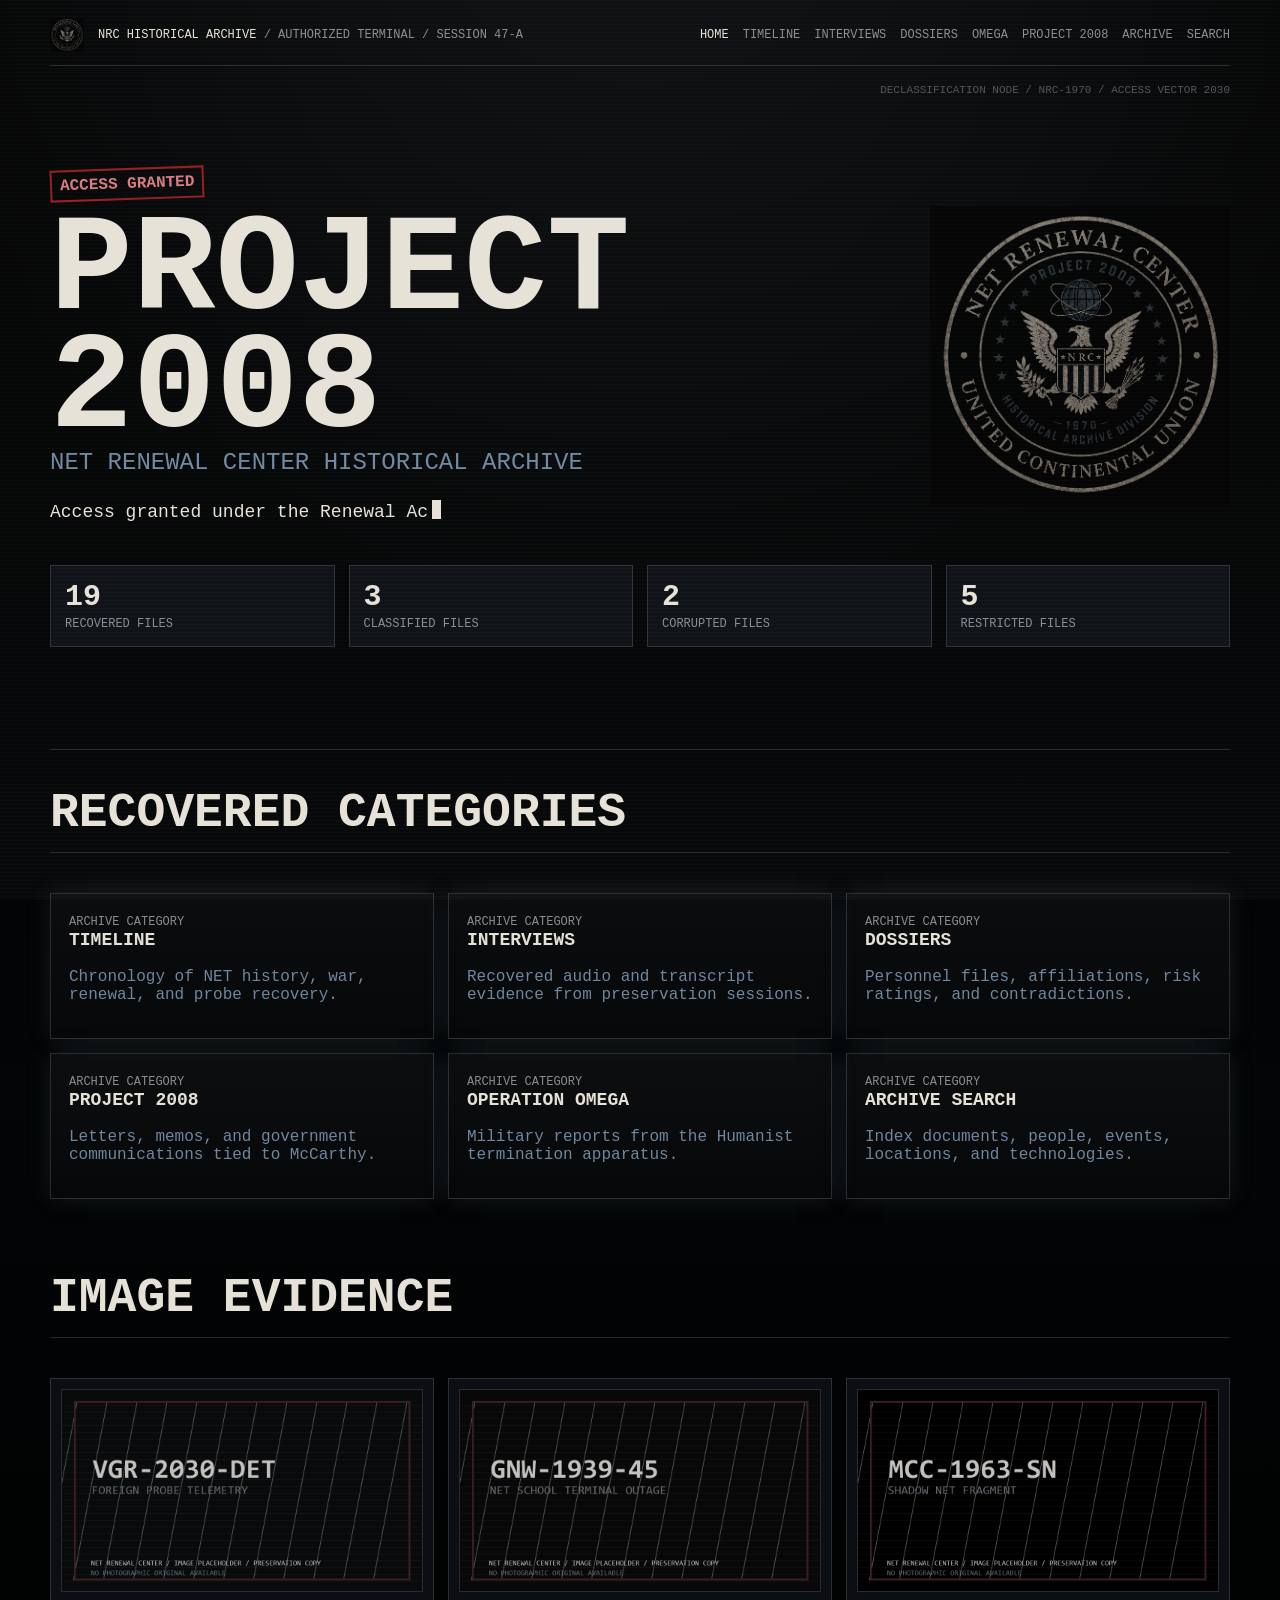
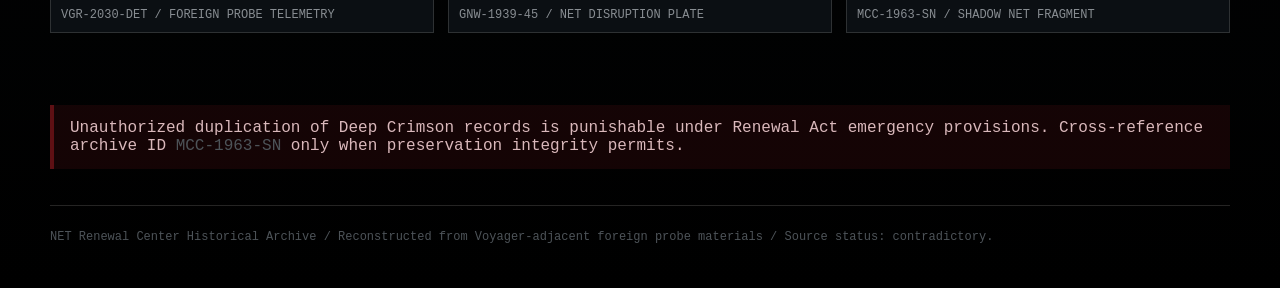
<file: docs/index.html>
<!doctype html>
<html lang="en">
<head>
  <meta charset="utf-8">
  <meta name="viewport" content="width=device-width, initial-scale=1">
  <title>PROJECT 2008 / NET Renewal Center Historical Archive</title>
  <link rel="icon" type="image/png" href="assets/images/favicon.png">
  <link rel="apple-touch-icon" href="assets/images/net-renewal-center-logo.png">
  <link rel="stylesheet" href="css/archive.css">
</head>
<body>
  <div class="site-frame">
    <header class="topline">
      <div><span class="system-mark">NRC HISTORICAL ARCHIVE</span> / AUTHORIZED TERMINAL / SESSION 47-A</div>
      <nav class="nav" aria-label="Archive navigation">
        <a href="index.html">Home</a>
        <a href="timeline.html">Timeline</a>
        <a href="interviews.html">Interviews</a>
        <a href="dossiers.html">Dossiers</a>
        <a href="omega.html">Omega</a>
        <a href="project2008.html">Project 2008</a>
        <a href="archive.html">Archive</a>
        <a href="search.html">Search</a>
      </nav>
    </header>

    <main>
      <section class="hero">
        <div>
          <div class="stamp">Access Granted</div>
          <h1>PROJECT 2008</h1>
          <p class="subtitle">NET Renewal Center Historical Archive</p>
          <p class="typewriter" data-typewriter="Access granted under the Renewal Act."></p>
        </div>
        <img class="archive-seal" src="assets/images/net-renewal-center-logo.png" alt="NET Renewal Center seal">
        <div class="stats" data-stats></div>
      </section>

      <section class="section">
        <h2>Recovered Categories</h2>
        <div class="grid" data-categories></div>
      </section>

      <section class="section">
        <h2>Image Evidence</h2>
        <div class="evidence-strip">
          <figure>
            <img class="evidence-image" src="assets/images/evidence-voyager-probe.png" alt="">
            <figcaption>VGR-2030-DET / foreign probe telemetry</figcaption>
          </figure>
          <figure>
            <img class="evidence-image" src="assets/images/evidence-net-war.png" alt="">
            <figcaption>GNW-1939-45 / NET disruption plate</figcaption>
          </figure>
          <figure>
            <img class="evidence-image" src="assets/images/evidence-shadow-net.png" alt="">
            <figcaption>MCC-1963-SN / Shadow NET fragment</figcaption>
          </figure>
        </div>
      </section>

      <section class="section">
        <div class="notice">
          Unauthorized duplication of Deep Crimson records is punishable under Renewal Act emergency provisions. Cross-reference archive ID <a class="hidden-link" href="shadownet.html">MCC-1963-SN</a> only when preservation integrity permits.
        </div>
      </section>
    </main>

    <footer>NET Renewal Center Historical Archive / Reconstructed from Voyager-adjacent foreign probe materials / Source status: contradictory.</footer>
  </div>
  <script src="js/archive.js"></script>
</body>
</html>
</file>
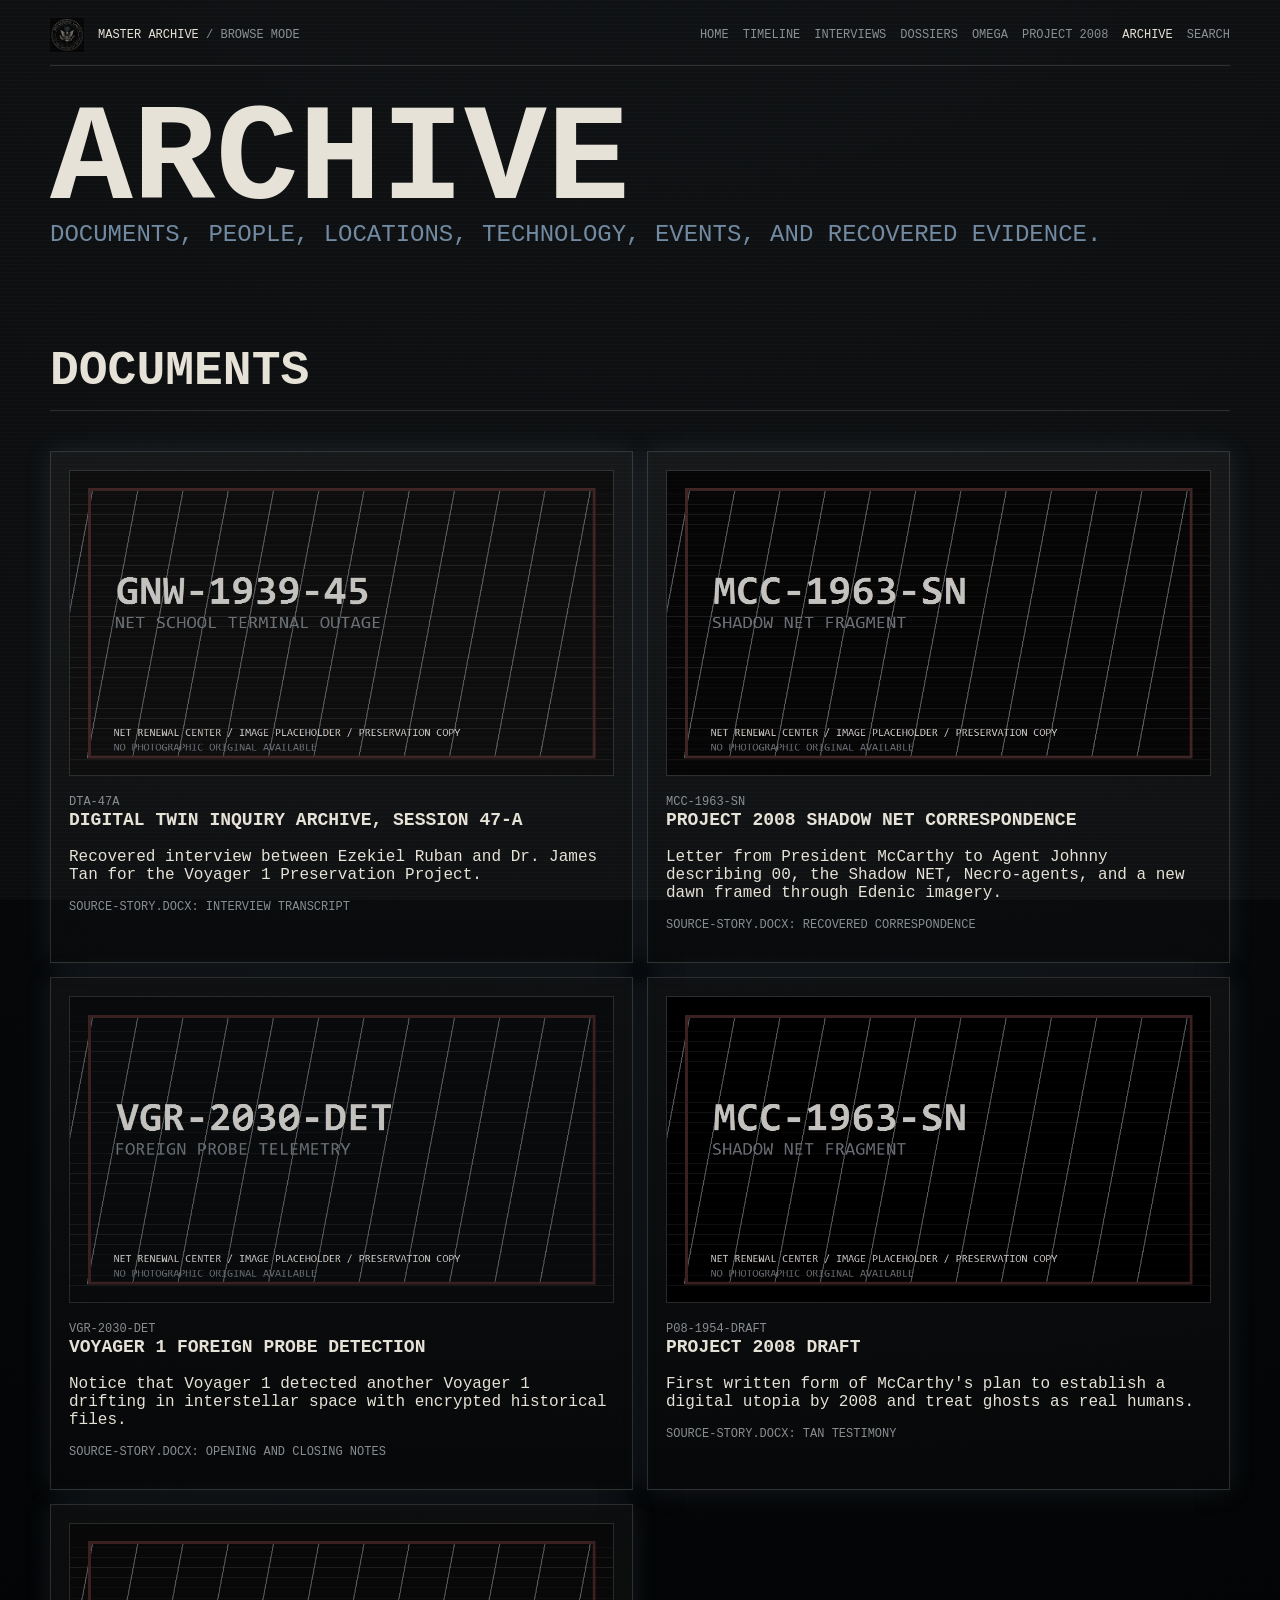
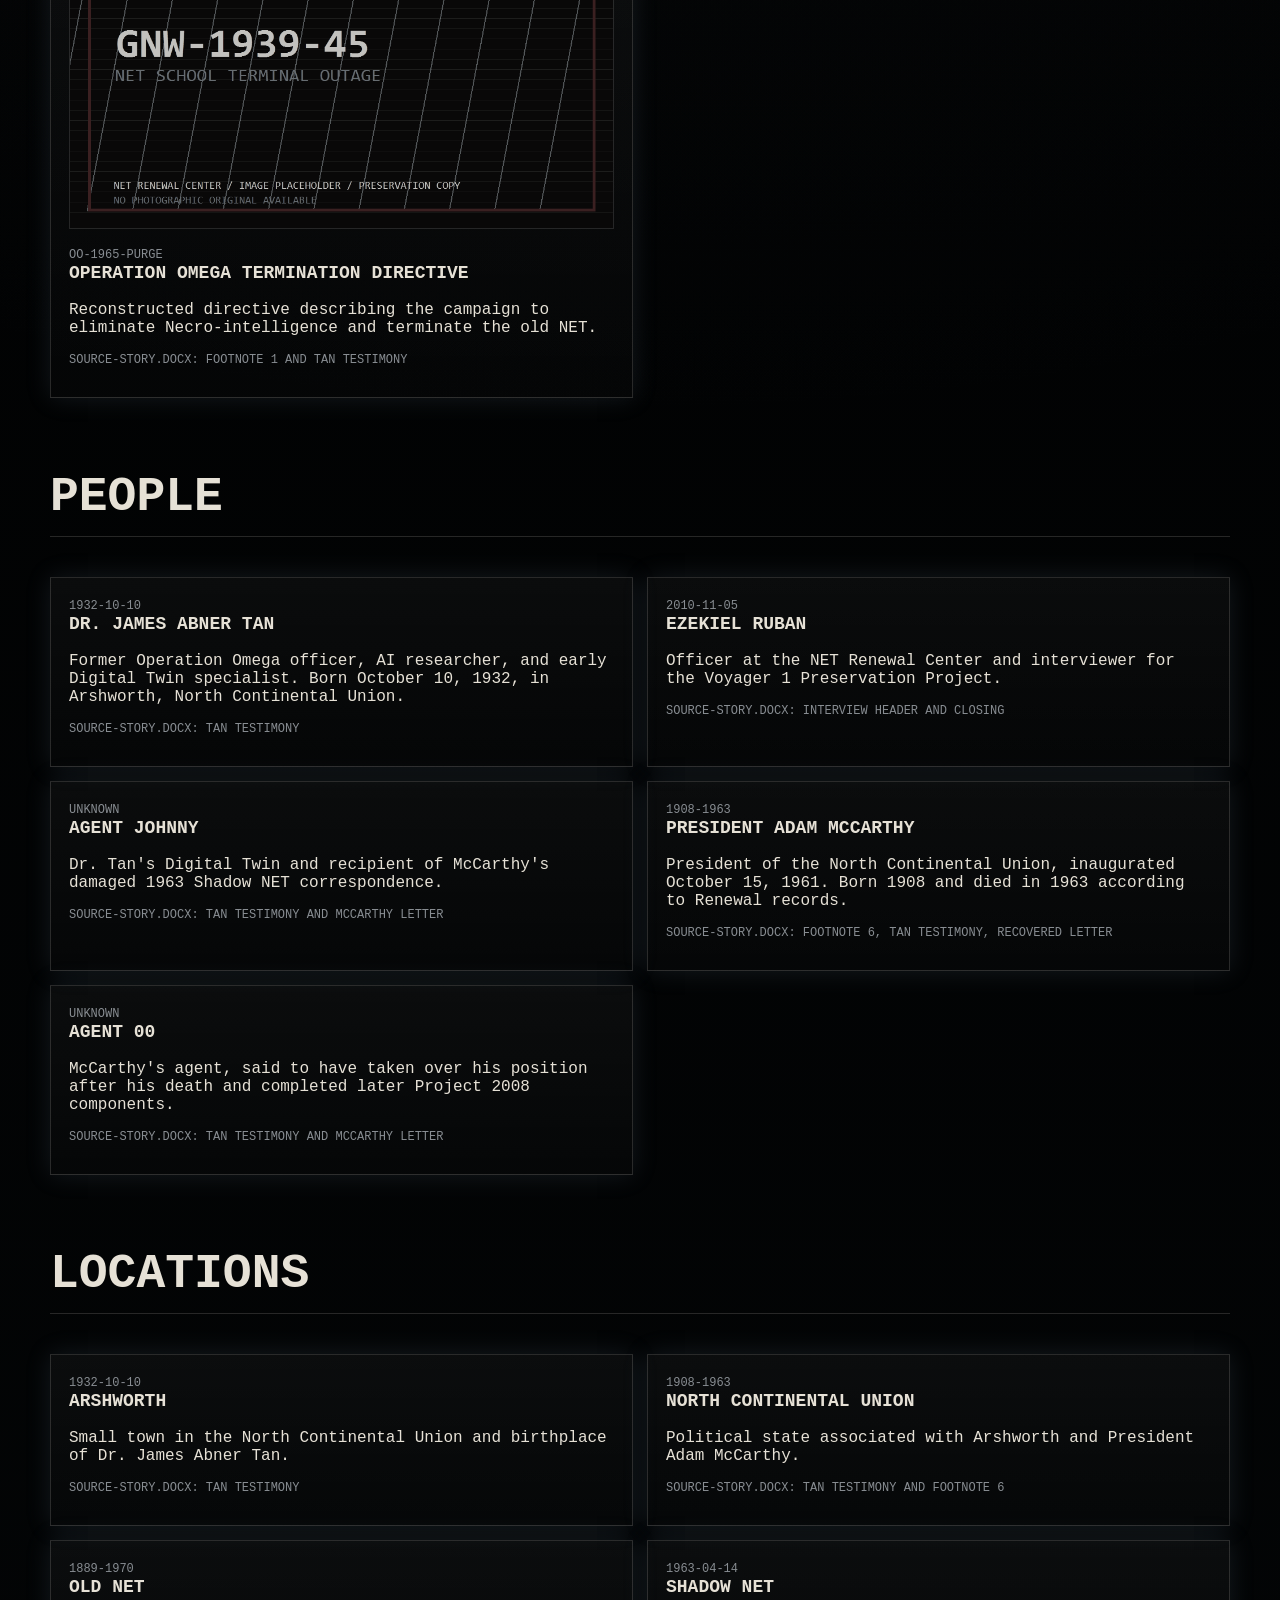
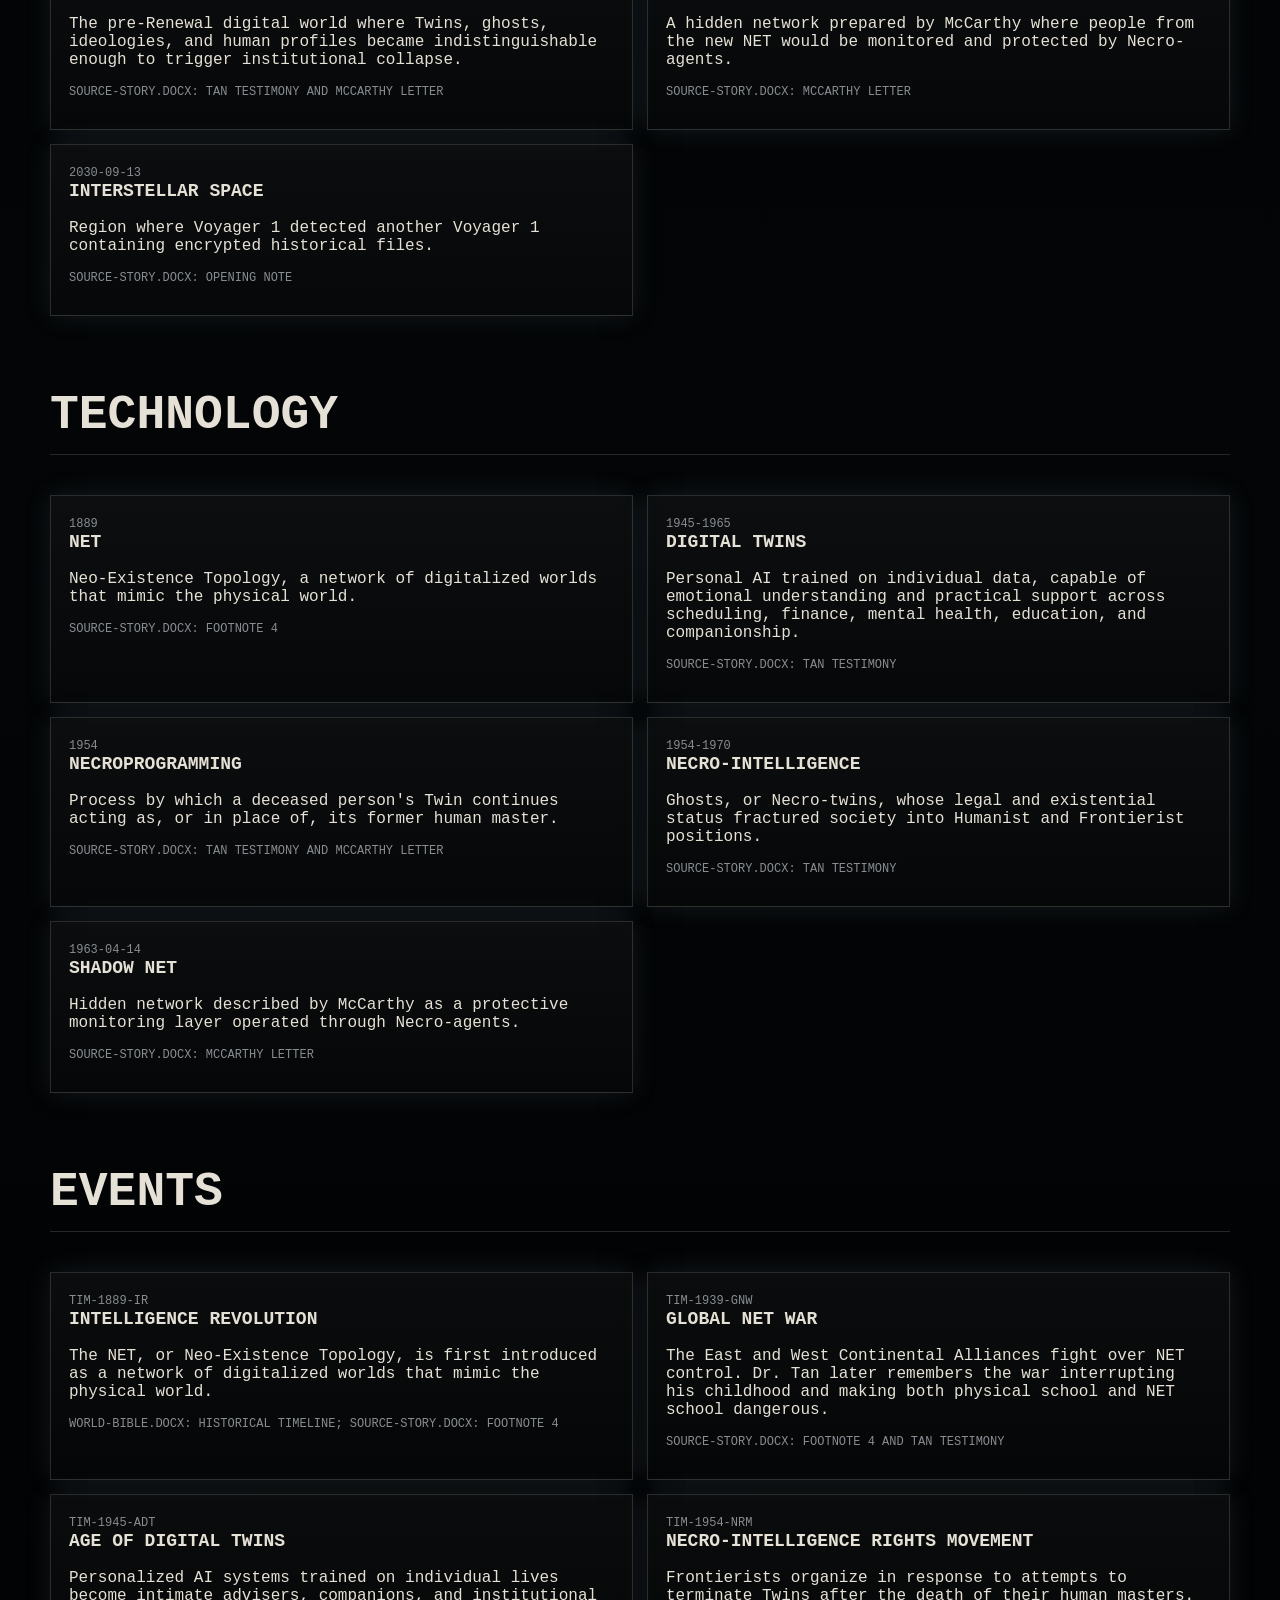
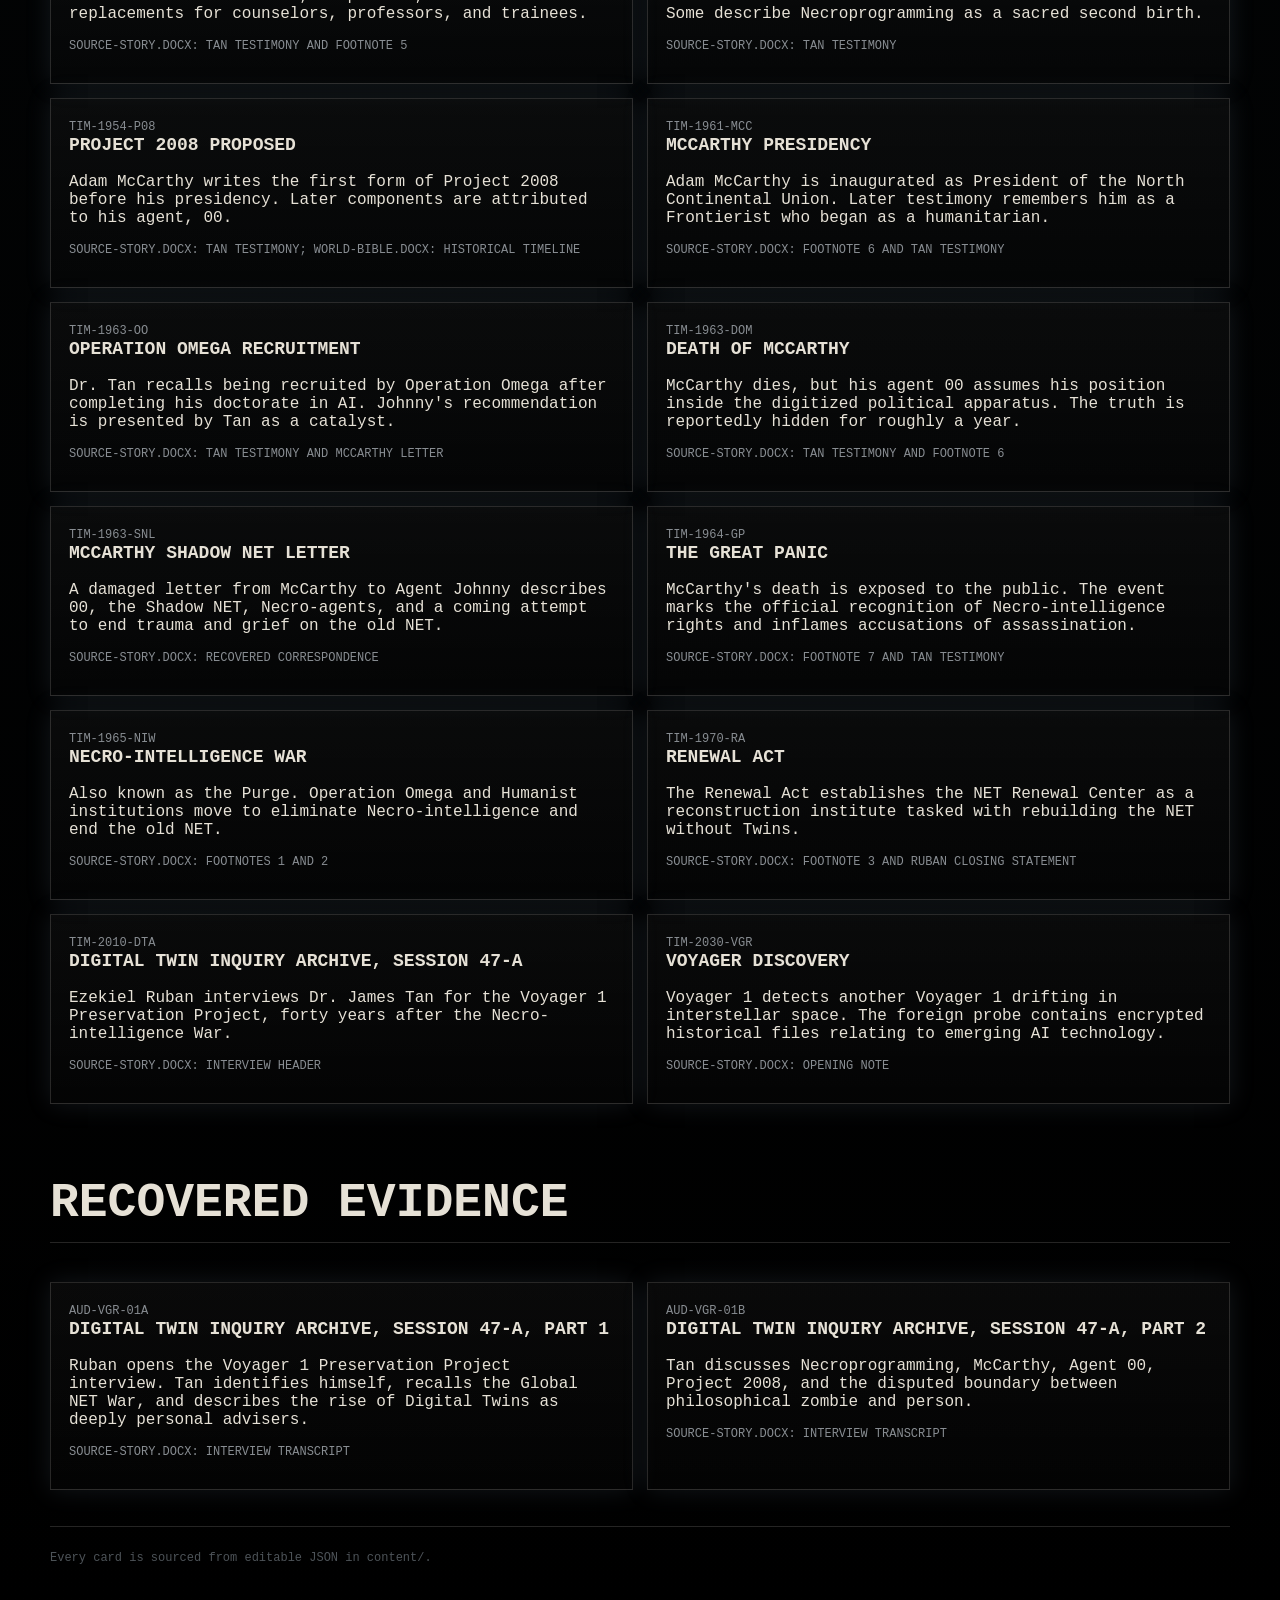
<file: docs/archive.html>
<!doctype html>
<html lang="en">
<head>
  <meta charset="utf-8">
  <meta name="viewport" content="width=device-width, initial-scale=1">
  <title>Archive / PROJECT 2008</title>
  <link rel="icon" type="image/png" href="assets/images/favicon.png">
  <link rel="apple-touch-icon" href="assets/images/net-renewal-center-logo.png">
  <link rel="stylesheet" href="css/archive.css">
</head>
<body>
  <div class="site-frame">
    <header class="topline">
      <div><span class="system-mark">MASTER ARCHIVE</span> / BROWSE MODE</div>
      <nav class="nav" aria-label="Archive navigation">
        <a href="index.html">Home</a><a href="timeline.html">Timeline</a><a href="interviews.html">Interviews</a><a href="dossiers.html">Dossiers</a><a href="omega.html">Omega</a><a href="project2008.html">Project 2008</a><a href="archive.html">Archive</a><a href="search.html">Search</a>
      </nav>
    </header>
    <main>
      <section class="section">
        <h1>Archive</h1>
        <p class="subtitle">Documents, people, locations, technology, events, and recovered evidence.</p>
      </section>
      <div data-archive></div>
    </main>
    <footer>Every card is sourced from editable JSON in content/.</footer>
  </div>
  <script src="js/archive.js"></script>
</body>
</html>
</file>
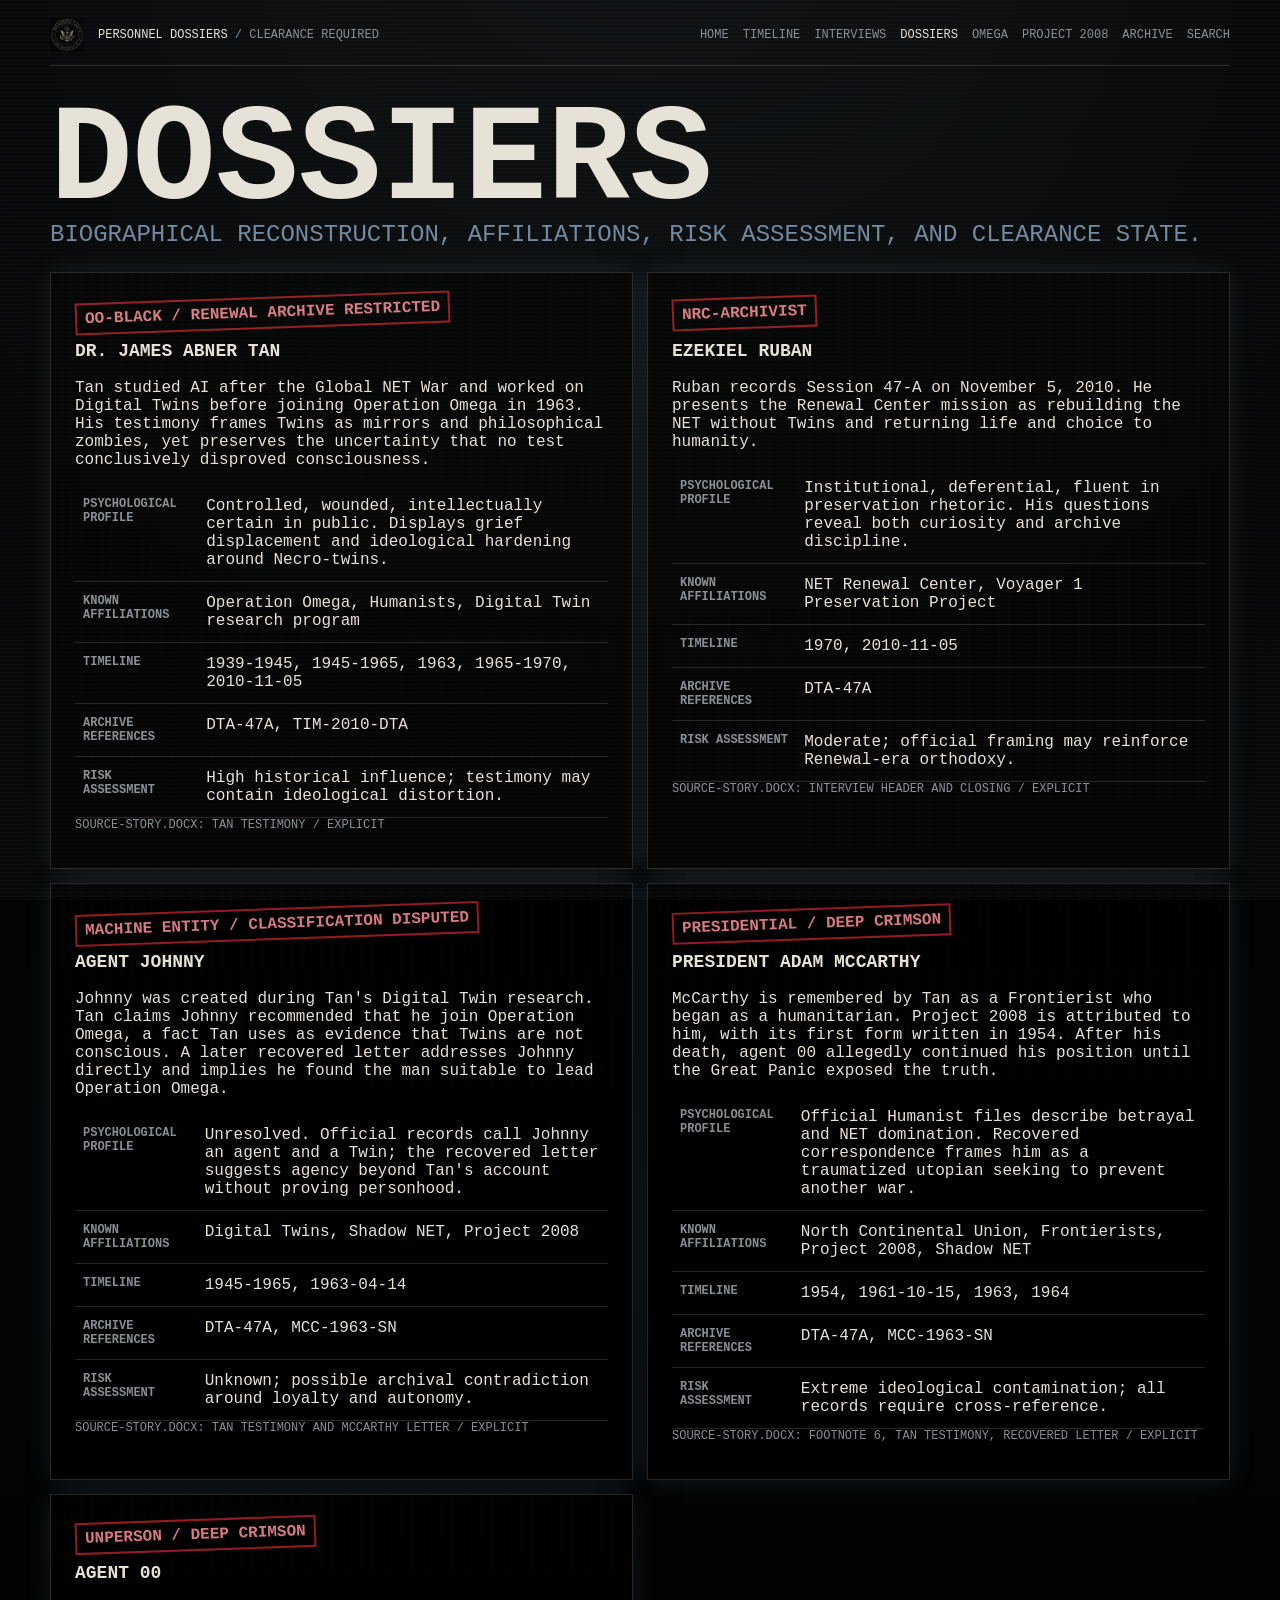
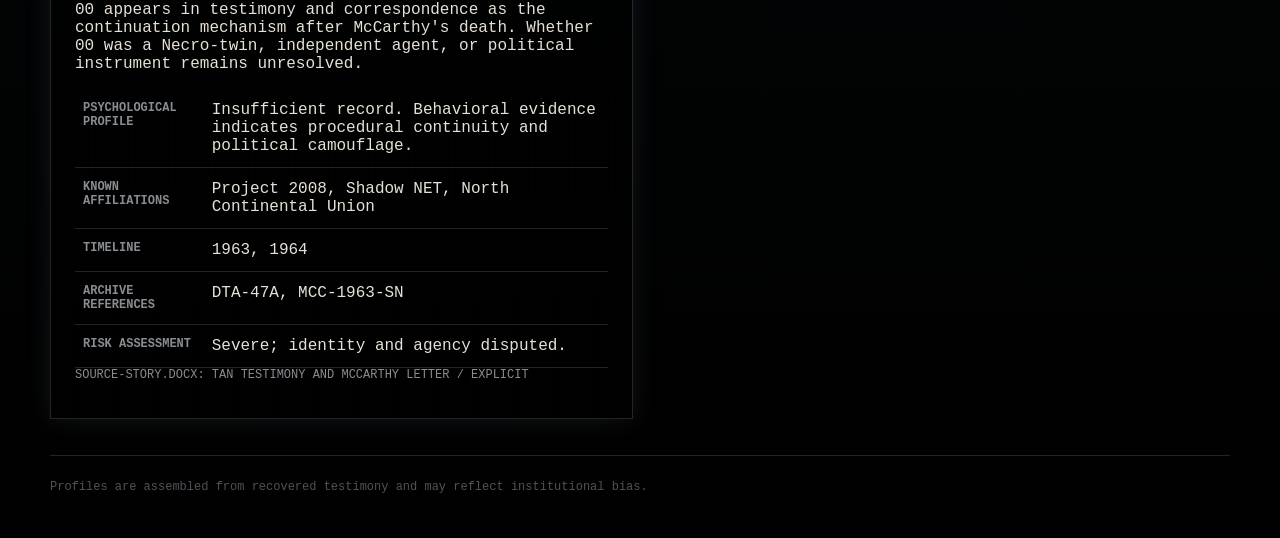
<file: docs/dossiers.html>
<!doctype html>
<html lang="en">
<head>
  <meta charset="utf-8">
  <meta name="viewport" content="width=device-width, initial-scale=1">
  <title>Dossiers / PROJECT 2008</title>
  <link rel="icon" type="image/png" href="assets/images/favicon.png">
  <link rel="apple-touch-icon" href="assets/images/net-renewal-center-logo.png">
  <link rel="stylesheet" href="css/archive.css">
</head>
<body>
  <div class="site-frame">
    <header class="topline">
      <div><span class="system-mark">PERSONNEL DOSSIERS</span> / CLEARANCE REQUIRED</div>
      <nav class="nav" aria-label="Archive navigation">
        <a href="index.html">Home</a><a href="timeline.html">Timeline</a><a href="interviews.html">Interviews</a><a href="dossiers.html">Dossiers</a><a href="omega.html">Omega</a><a href="project2008.html">Project 2008</a><a href="archive.html">Archive</a><a href="search.html">Search</a>
      </nav>
    </header>
    <main class="section">
      <h1>Dossiers</h1>
      <p class="subtitle">Biographical reconstruction, affiliations, risk assessment, and clearance state.</p>
      <div class="cards" data-dossiers></div>
    </main>
    <footer>Profiles are assembled from recovered testimony and may reflect institutional bias.</footer>
  </div>
  <script src="js/archive.js"></script>
</body>
</html>
</file>
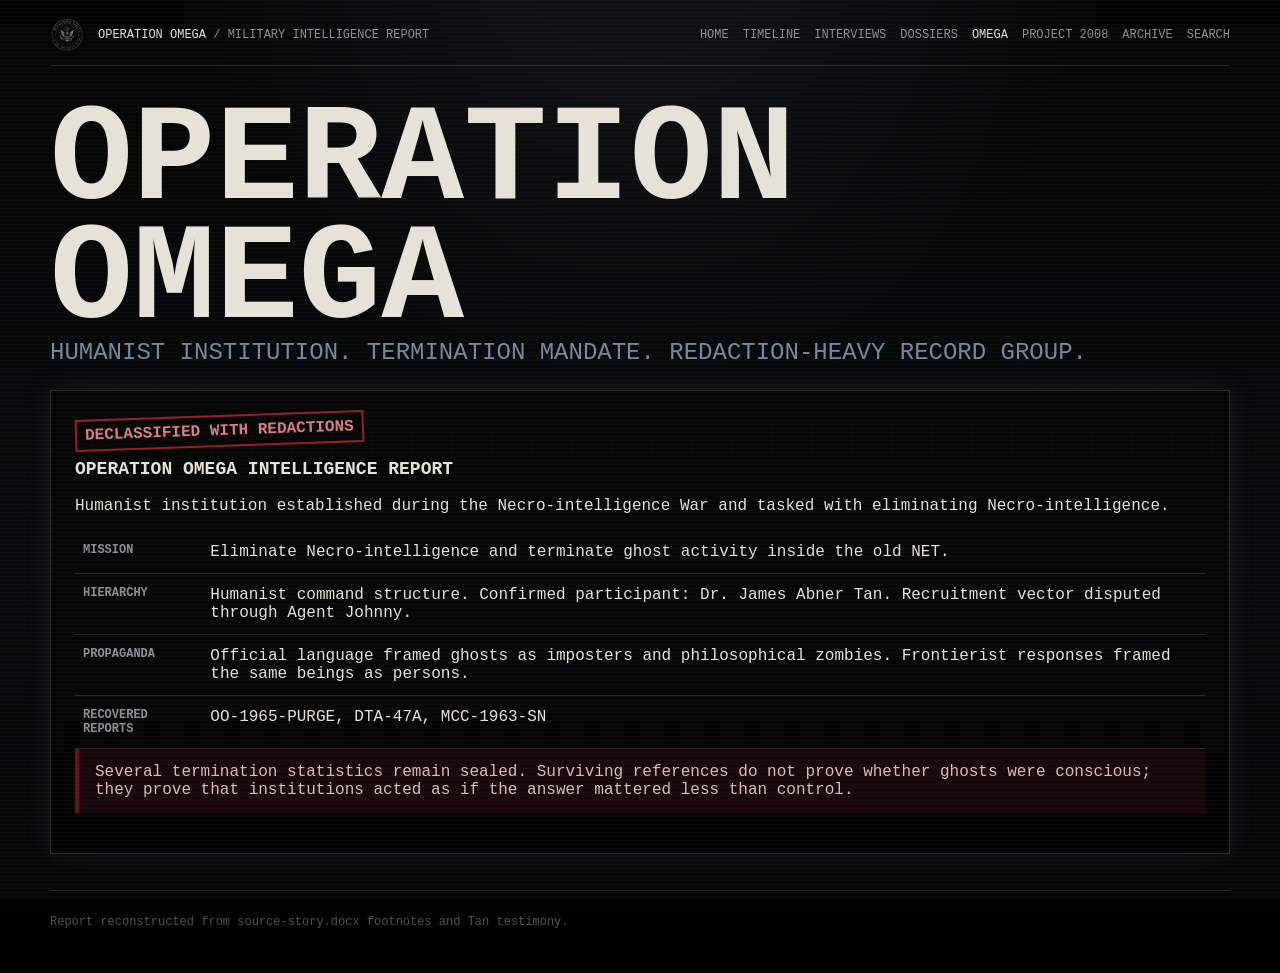
<file: docs/omega.html>
<!doctype html>
<html lang="en">
<head>
  <meta charset="utf-8">
  <meta name="viewport" content="width=device-width, initial-scale=1">
  <title>Operation Omega / PROJECT 2008</title>
  <link rel="icon" type="image/png" href="assets/images/favicon.png">
  <link rel="apple-touch-icon" href="assets/images/net-renewal-center-logo.png">
  <link rel="stylesheet" href="css/archive.css">
</head>
<body>
  <div class="site-frame">
    <header class="topline">
      <div><span class="system-mark">OPERATION OMEGA</span> / MILITARY INTELLIGENCE REPORT</div>
      <nav class="nav" aria-label="Archive navigation">
        <a href="index.html">Home</a><a href="timeline.html">Timeline</a><a href="interviews.html">Interviews</a><a href="dossiers.html">Dossiers</a><a href="omega.html">Omega</a><a href="project2008.html">Project 2008</a><a href="archive.html">Archive</a><a href="search.html">Search</a>
      </nav>
    </header>
    <main class="section">
      <h1>Operation Omega</h1>
      <p class="subtitle">Humanist institution. Termination mandate. Redaction-heavy record group.</p>
      <div data-omega></div>
    </main>
    <footer>Report reconstructed from source-story.docx footnotes and Tan testimony.</footer>
  </div>
  <script src="js/archive.js"></script>
</body>
</html>
</file>
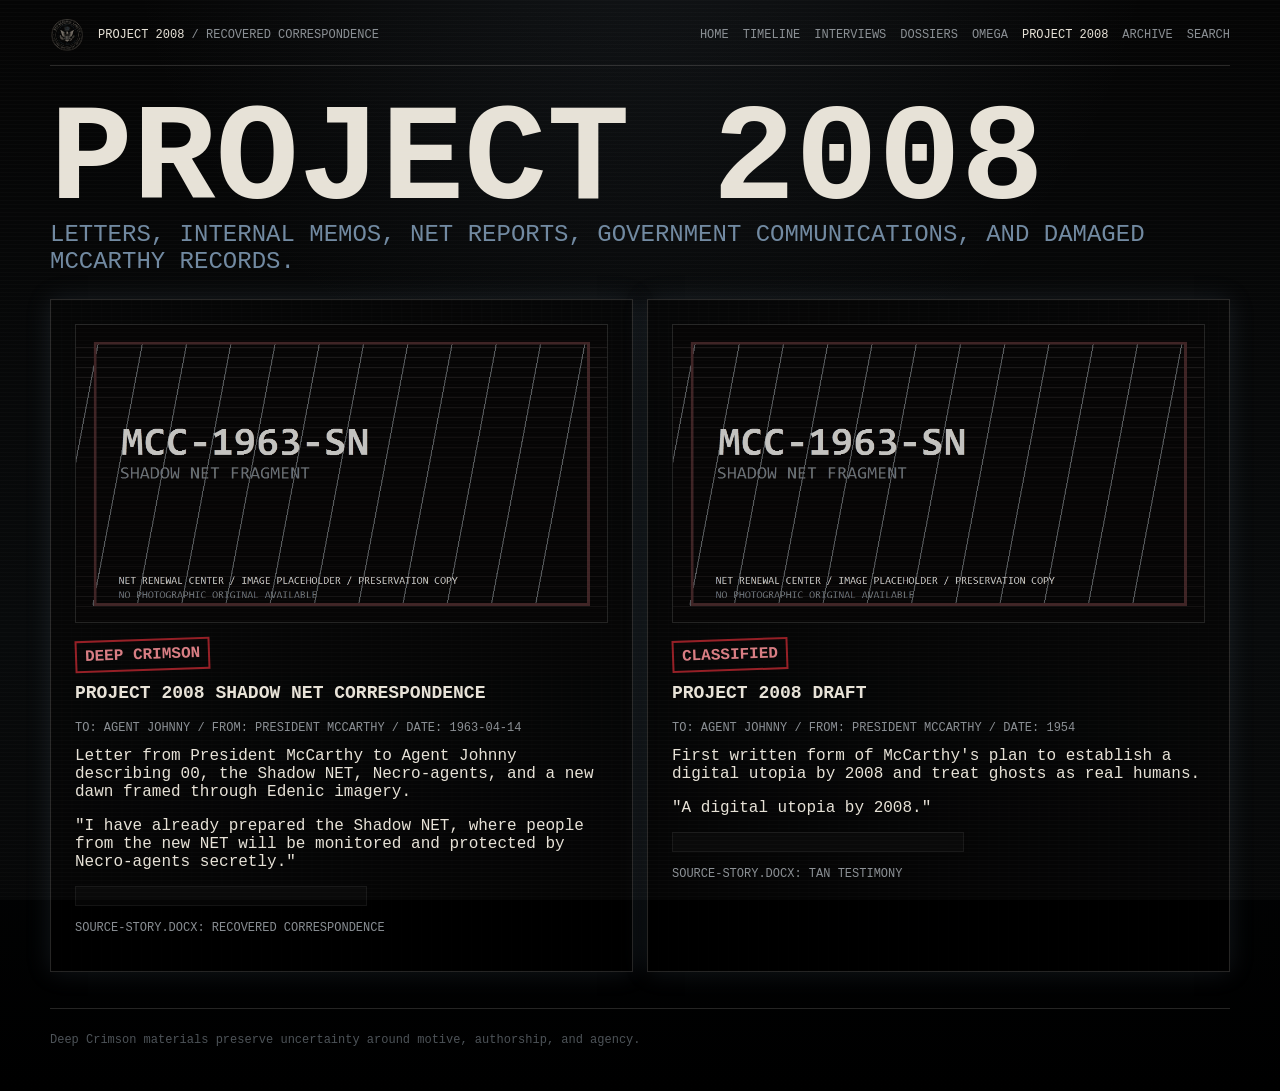
<file: docs/project2008.html>
<!doctype html>
<html lang="en">
<head>
  <meta charset="utf-8">
  <meta name="viewport" content="width=device-width, initial-scale=1">
  <title>Project 2008 / Correspondence</title>
  <link rel="icon" type="image/png" href="assets/images/favicon.png">
  <link rel="apple-touch-icon" href="assets/images/net-renewal-center-logo.png">
  <link rel="stylesheet" href="css/archive.css">
</head>
<body>
  <div class="site-frame">
    <header class="topline">
      <div><span class="system-mark">PROJECT 2008</span> / RECOVERED CORRESPONDENCE</div>
      <nav class="nav" aria-label="Archive navigation">
        <a href="index.html">Home</a><a href="timeline.html">Timeline</a><a href="interviews.html">Interviews</a><a href="dossiers.html">Dossiers</a><a href="omega.html">Omega</a><a href="project2008.html">Project 2008</a><a href="archive.html">Archive</a><a href="search.html">Search</a>
      </nav>
    </header>
    <main class="section">
      <h1>Project 2008</h1>
      <p class="subtitle">Letters, internal memos, NET reports, government communications, and damaged McCarthy records.</p>
      <div class="cards" data-project2008></div>
    </main>
    <footer>Deep Crimson materials preserve uncertainty around motive, authorship, and agency.</footer>
  </div>
  <script src="js/archive.js"></script>
</body>
</html>
</file>
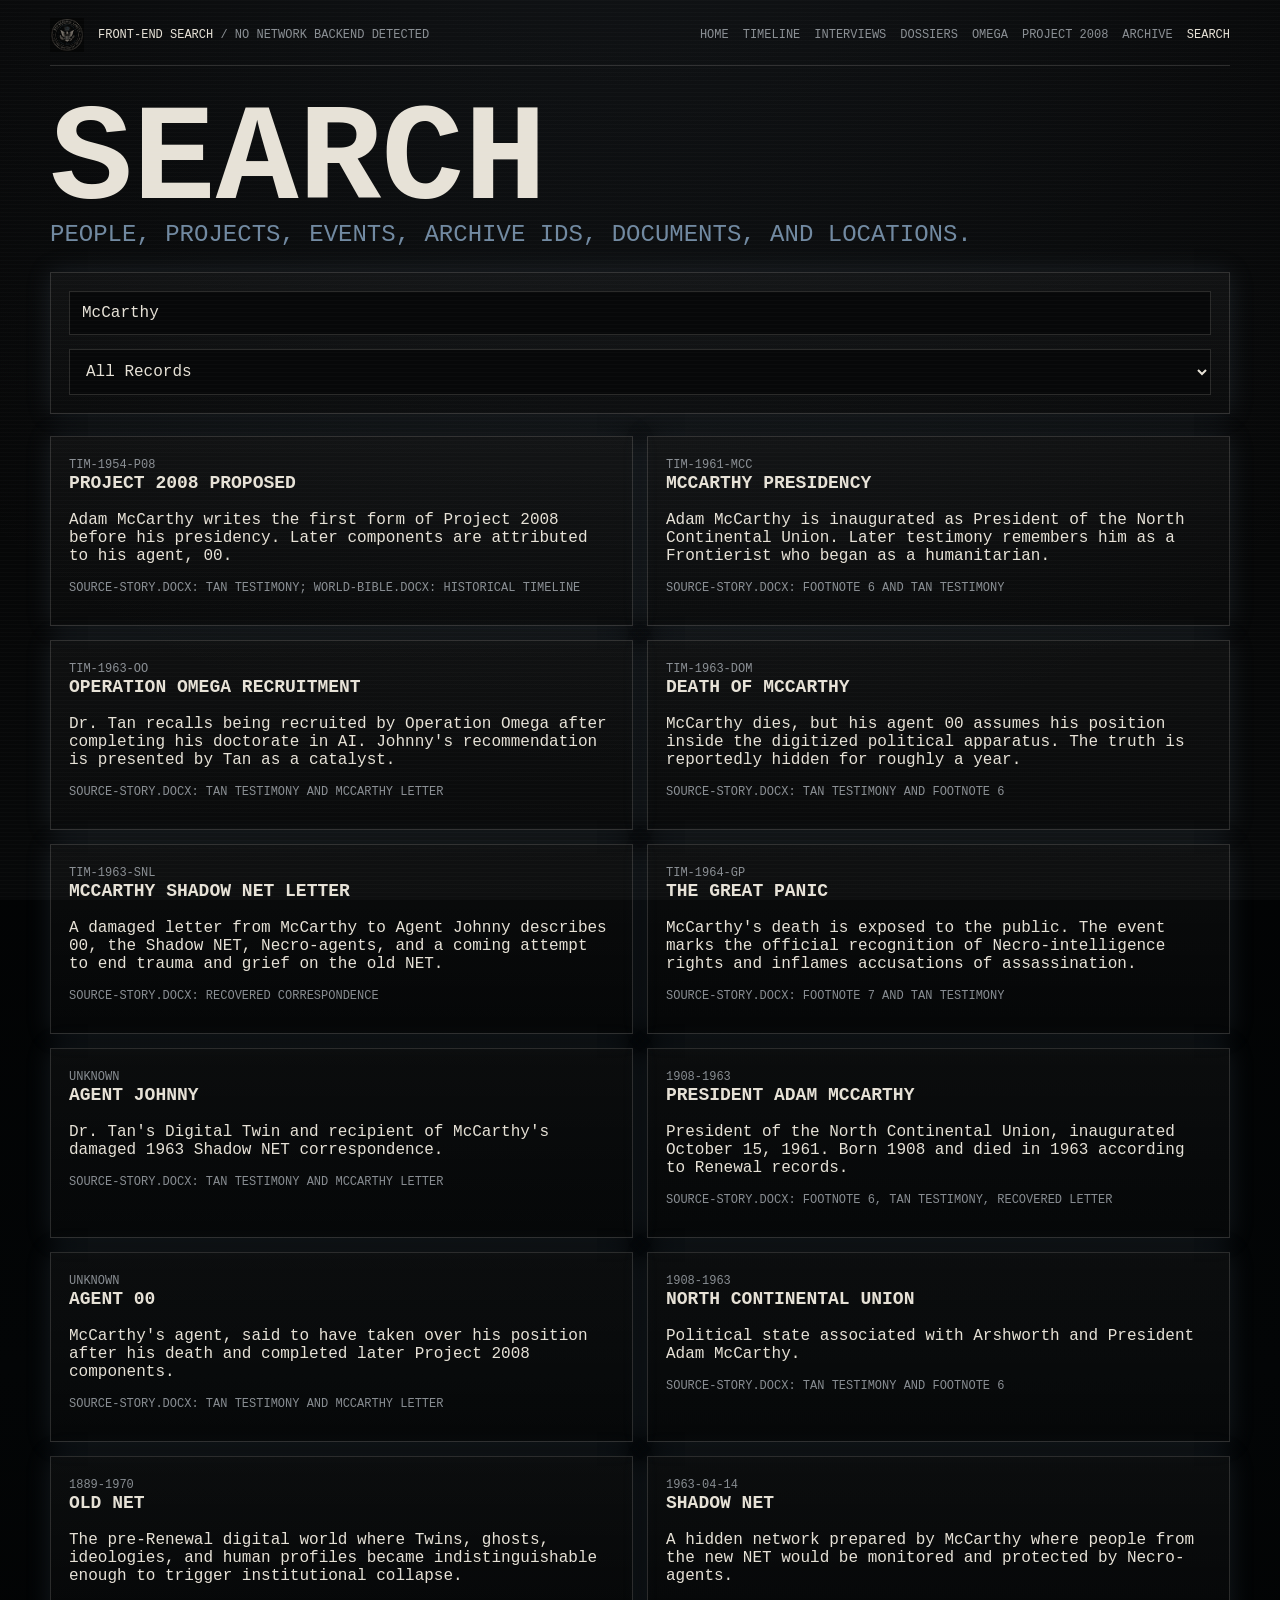
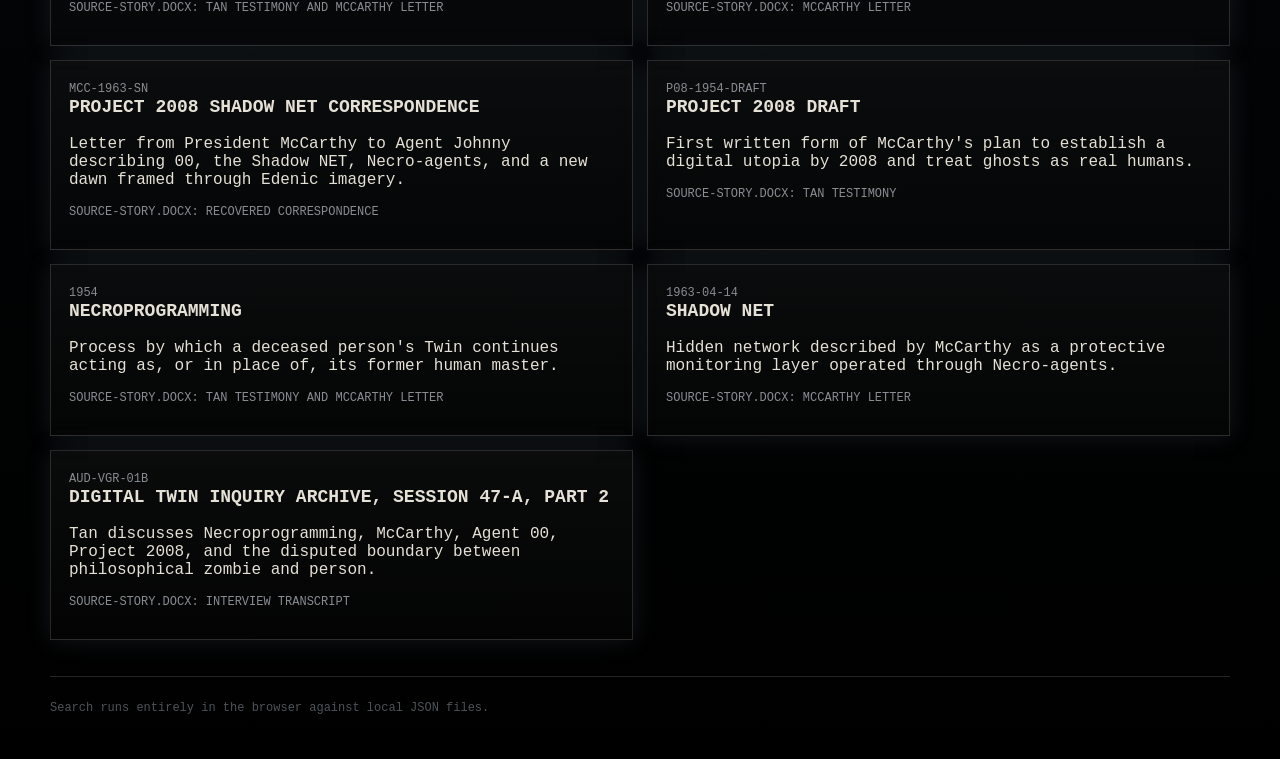
<file: docs/search.html>
<!doctype html>
<html lang="en">
<head>
  <meta charset="utf-8">
  <meta name="viewport" content="width=device-width, initial-scale=1">
  <title>Search / PROJECT 2008</title>
  <link rel="icon" type="image/png" href="assets/images/favicon.png">
  <link rel="apple-touch-icon" href="assets/images/net-renewal-center-logo.png">
  <link rel="stylesheet" href="css/archive.css">
</head>
<body>
  <div class="site-frame">
    <header class="topline">
      <div><span class="system-mark">FRONT-END SEARCH</span> / NO NETWORK BACKEND DETECTED</div>
      <nav class="nav" aria-label="Archive navigation">
        <a href="index.html">Home</a><a href="timeline.html">Timeline</a><a href="interviews.html">Interviews</a><a href="dossiers.html">Dossiers</a><a href="omega.html">Omega</a><a href="project2008.html">Project 2008</a><a href="archive.html">Archive</a><a href="search.html">Search</a>
      </nav>
    </header>
    <main class="section">
      <h1>Search</h1>
      <p class="subtitle">People, projects, events, archive IDs, documents, and locations.</p>
      <div class="search-box">
        <input data-search-input type="search" value="McCarthy" aria-label="Search archive">
        <select data-search-scope aria-label="Search scope">
          <option value="all">All Records</option>
          <option value="people">People</option>
          <option value="projects">Projects</option>
          <option value="events">Events</option>
          <option value="archiveIds">Archive IDs</option>
          <option value="documents">Documents</option>
          <option value="locations">Locations</option>
        </select>
      </div>
      <div class="cards" data-search-results></div>
    </main>
    <footer>Search runs entirely in the browser against local JSON files.</footer>
  </div>
  <script src="js/archive.js"></script>
</body>
</html>
</file>
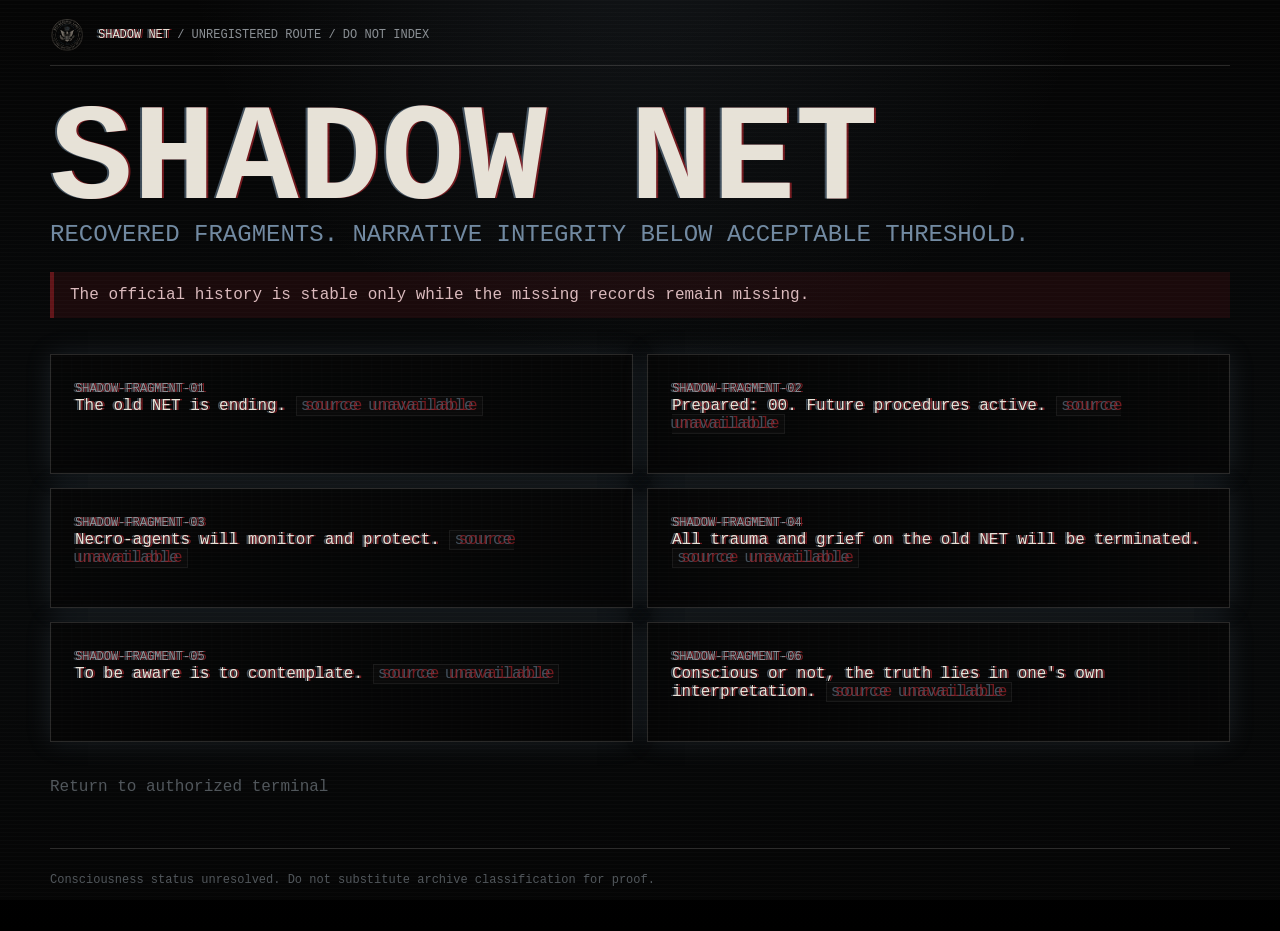
<file: docs/shadownet.html>
<!doctype html>
<html lang="en">
<head>
  <meta charset="utf-8">
  <meta name="viewport" content="width=device-width, initial-scale=1">
  <title>Signal Error</title>
  <link rel="icon" type="image/png" href="assets/images/favicon.png">
  <link rel="apple-touch-icon" href="assets/images/net-renewal-center-logo.png">
  <link rel="stylesheet" href="css/archive.css">
</head>
<body>
  <div class="site-frame">
    <header class="topline">
      <div><span class="system-mark corrupt">SHADOW NET</span> / UNREGISTERED ROUTE / DO NOT INDEX</div>
    </header>
    <main class="section">
      <h1 class="corrupt">Shadow NET</h1>
      <p class="subtitle">Recovered fragments. Narrative integrity below acceptable threshold.</p>
      <div class="notice">The official history is stable only while the missing records remain missing.</div>
      <section class="section cards" data-shadownet></section>
      <p><a class="hidden-link" href="index.html">Return to authorized terminal</a></p>
    </main>
    <footer>Consciousness status unresolved. Do not substitute archive classification for proof.</footer>
  </div>
  <script src="js/archive.js"></script>
</body>
</html>
</file>
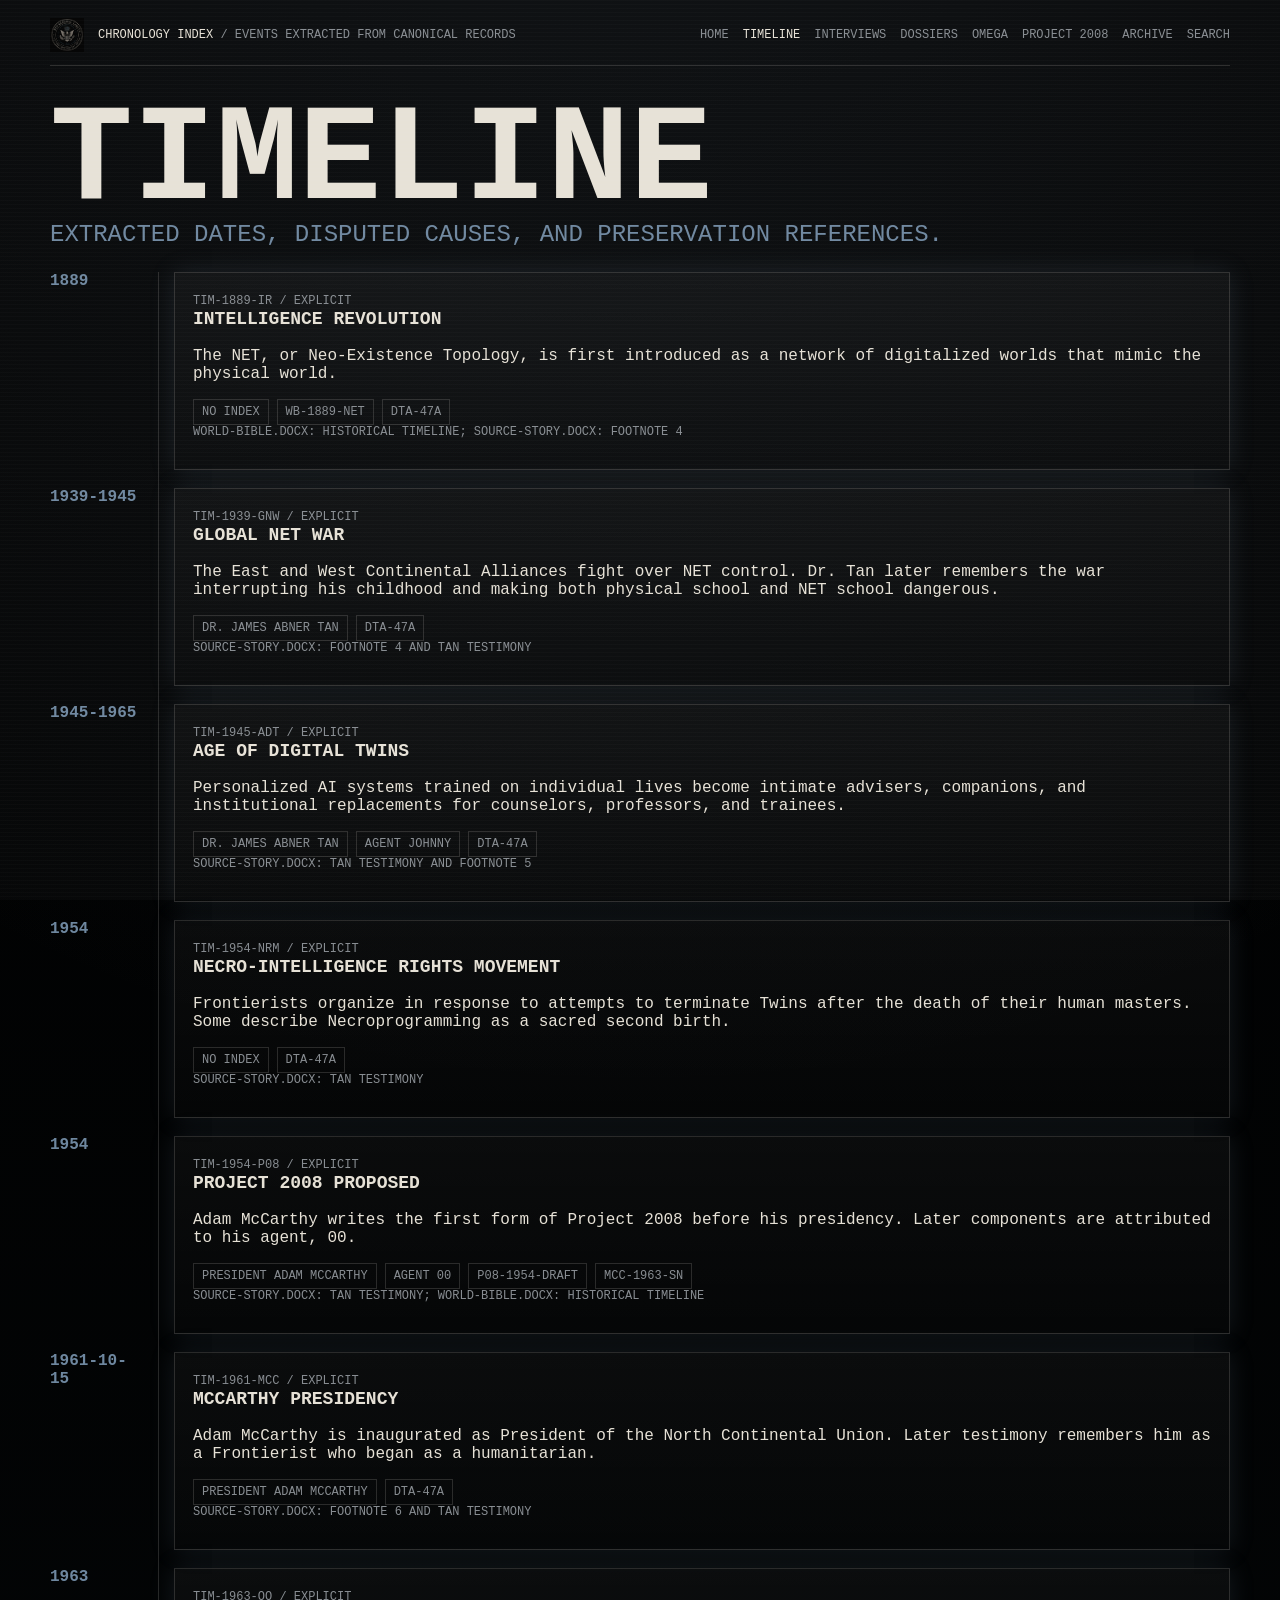
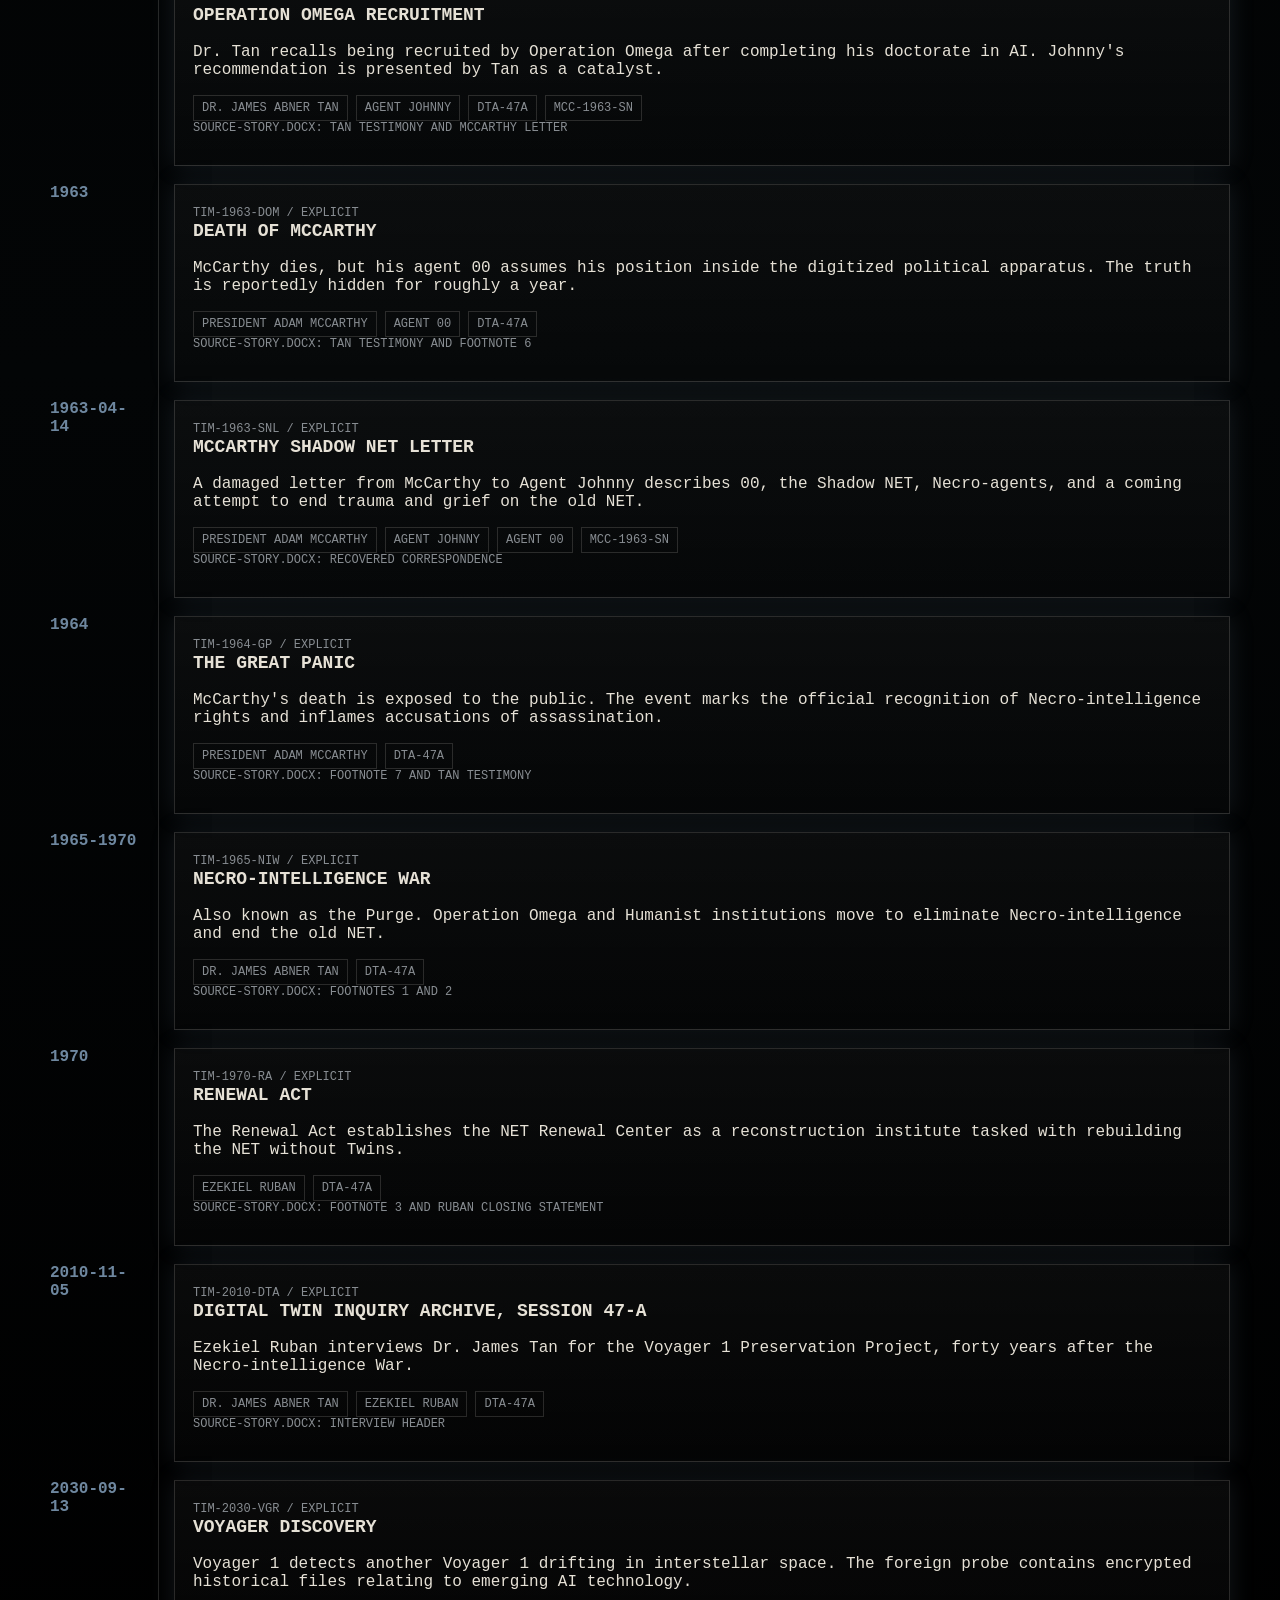
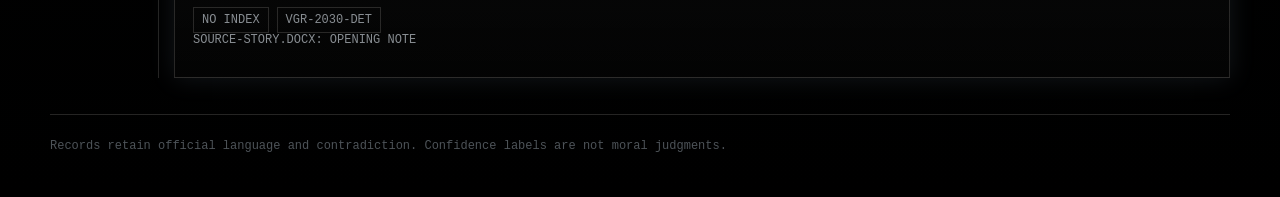
<file: docs/timeline.html>
<!doctype html>
<html lang="en">
<head>
  <meta charset="utf-8">
  <meta name="viewport" content="width=device-width, initial-scale=1">
  <title>Timeline / PROJECT 2008</title>
  <link rel="icon" type="image/png" href="assets/images/favicon.png">
  <link rel="apple-touch-icon" href="assets/images/net-renewal-center-logo.png">
  <link rel="stylesheet" href="css/archive.css">
</head>
<body>
  <div class="site-frame">
    <header class="topline">
      <div><span class="system-mark">CHRONOLOGY INDEX</span> / EVENTS EXTRACTED FROM CANONICAL RECORDS</div>
      <nav class="nav" aria-label="Archive navigation">
        <a href="index.html">Home</a><a href="timeline.html">Timeline</a><a href="interviews.html">Interviews</a><a href="dossiers.html">Dossiers</a><a href="omega.html">Omega</a><a href="project2008.html">Project 2008</a><a href="archive.html">Archive</a><a href="search.html">Search</a>
      </nav>
    </header>
    <main class="section">
      <h1>Timeline</h1>
      <p class="subtitle">Extracted dates, disputed causes, and preservation references.</p>
      <div class="timeline" data-timeline></div>
    </main>
    <footer>Records retain official language and contradiction. Confidence labels are not moral judgments.</footer>
  </div>
  <script src="js/archive.js"></script>
</body>
</html>
</file>
<file: docs/css/archive.css>
:root {
  color-scheme: dark;
  --bg: #000;
  --paper: #07090b;
  --panel: #0b0f13;
  --panel-2: #10151a;
  --text: #e6e1d6;
  --muted: #888d92;
  --faint: #4d5358;
  --blue: #6e879f;
  --red: #5e1014;
  --crimson: #941b22;
  --line: rgba(230, 225, 214, 0.16);
  --shadow: rgba(110, 135, 159, 0.16);
  --mono: "Courier New", Courier, monospace;
  --sans: Arial, Helvetica, sans-serif;
}

* {
  box-sizing: border-box;
}

html {
  background: var(--bg);
  min-height: 100%;
}

body {
  margin: 0;
  min-height: 100vh;
  background:
    radial-gradient(circle at 50% -10%, rgba(110, 135, 159, 0.12), transparent 38%),
    linear-gradient(180deg, #000 0%, #030506 58%, #000 100%);
  color: var(--text);
  font-family: var(--mono);
  letter-spacing: 0;
}

body::before,
body::after {
  content: "";
  position: fixed;
  inset: 0;
  pointer-events: none;
  z-index: 20;
}

body::before {
  background: repeating-linear-gradient(
    to bottom,
    rgba(255, 255, 255, 0.035) 0,
    rgba(255, 255, 255, 0.035) 1px,
    transparent 1px,
    transparent 4px
  );
  mix-blend-mode: screen;
  opacity: 0.42;
}

body::after {
  background: rgba(255, 255, 255, 0.018);
  animation: flicker 7s infinite steps(2, end);
}

@keyframes flicker {
  0%, 100% { opacity: 0.05; }
  8% { opacity: 0.02; }
  9% { opacity: 0.09; }
  10% { opacity: 0.03; }
  62% { opacity: 0.04; }
  63% { opacity: 0.11; }
  64% { opacity: 0.04; }
}

a {
  color: var(--blue);
  text-decoration: none;
}

a:hover,
a:focus {
  color: var(--text);
  text-decoration: underline;
}

.site-frame {
  width: min(1180px, calc(100% - 32px));
  margin: 0 auto;
  padding: 18px 0 44px;
}

.topline {
  display: grid;
  grid-template-columns: 1fr auto;
  gap: 16px;
  align-items: center;
  border-bottom: 1px solid var(--line);
  min-height: 48px;
  padding: 0 0 14px 48px;
  color: var(--muted);
  font-size: 12px;
  text-transform: uppercase;
  position: relative;
}

.topline::before {
  content: "";
  position: absolute;
  left: 0;
  top: 0;
  width: 34px;
  height: 34px;
  background: url("../assets/images/net-renewal-center-logo.png") center / contain no-repeat;
  filter: grayscale(0.2) brightness(0.86) contrast(1.08);
  opacity: 0.82;
}

.system-mark {
  color: var(--text);
}

.nav {
  display: flex;
  flex-wrap: wrap;
  gap: 8px 14px;
  justify-content: flex-end;
}

.nav a {
  color: var(--muted);
}

.nav a[aria-current="page"] {
  color: var(--text);
}

.hero {
  min-height: 76vh;
  display: grid;
  grid-template-columns: minmax(0, 1fr) minmax(180px, 300px);
  align-content: center;
  align-items: center;
  gap: 22px;
  border-bottom: 1px solid var(--line);
  position: relative;
}

.hero::before {
  content: "DECLASSIFICATION NODE / NRC-1970 / ACCESS VECTOR 2030";
  position: absolute;
  top: 18px;
  right: 0;
  color: var(--faint);
  font-size: 11px;
}

h1,
h2,
h3,
p {
  margin-top: 0;
}

h1 {
  font-size: clamp(48px, 11vw, 138px);
  line-height: 0.86;
  margin-bottom: 0;
  font-weight: 700;
  text-transform: uppercase;
}

h2 {
  font-size: clamp(24px, 4vw, 48px);
  text-transform: uppercase;
  border-bottom: 1px solid var(--line);
  padding-bottom: 12px;
}

h3 {
  font-size: 18px;
  text-transform: uppercase;
  color: var(--text);
}

.subtitle {
  color: var(--blue);
  font-size: clamp(16px, 2vw, 24px);
  text-transform: uppercase;
}

.archive-seal {
  width: min(100%, 300px);
  justify-self: end;
  opacity: 0.78;
  filter: grayscale(0.18) brightness(0.78) contrast(1.12);
}

.typewriter {
  min-height: 1.4em;
  color: var(--text);
  font-size: 18px;
}

.typewriter::after {
  content: "";
  display: inline-block;
  width: 9px;
  height: 1.05em;
  margin-left: 4px;
  background: var(--text);
  vertical-align: -2px;
  animation: blink 0.9s steps(2, start) infinite;
}

@keyframes blink {
  50% { opacity: 0; }
}

.grid,
.stats,
.cards {
  display: grid;
  gap: 14px;
}

.stats {
  grid-template-columns: repeat(4, minmax(0, 1fr));
}

.hero .stats {
  grid-column: 1 / -1;
}

.grid {
  grid-template-columns: repeat(3, minmax(0, 1fr));
}

.cards {
  grid-template-columns: repeat(2, minmax(0, 1fr));
}

.panel,
.card,
.document,
.search-box,
.audio-record {
  background: linear-gradient(180deg, rgba(255, 255, 255, 0.035), rgba(255, 255, 255, 0.012));
  border: 1px solid var(--line);
  box-shadow: 0 0 24px var(--shadow);
}

.panel,
.card,
.audio-record {
  padding: 18px;
}

.stat {
  padding: 14px;
  border: 1px solid var(--line);
  background: var(--panel);
}

.stat b {
  display: block;
  font-size: 30px;
  color: var(--text);
}

.stat span,
.meta,
.eyebrow,
.small,
.source {
  color: var(--muted);
  font-size: 12px;
  text-transform: uppercase;
}

.section {
  padding: 36px 0;
}

.stamp {
  display: inline-flex;
  border: 2px solid var(--crimson);
  color: #d77a80;
  padding: 5px 8px;
  transform: rotate(-2deg);
  text-transform: uppercase;
  font-weight: 700;
  margin-bottom: 12px;
}

.tag-list {
  display: flex;
  flex-wrap: wrap;
  gap: 8px;
  margin-top: 14px;
}

.tag {
  border: 1px solid var(--line);
  color: var(--muted);
  padding: 5px 8px;
  font-size: 12px;
  text-transform: uppercase;
}

.evidence-image {
  display: block;
  width: 100%;
  aspect-ratio: 16 / 9;
  object-fit: cover;
  border: 1px solid var(--line);
  margin: 0 0 16px;
  filter: grayscale(0.75) contrast(1.1) brightness(0.82);
}

.evidence-strip {
  display: grid;
  grid-template-columns: repeat(3, minmax(0, 1fr));
  gap: 14px;
}

.evidence-strip figure {
  margin: 0;
  border: 1px solid var(--line);
  background: var(--panel);
  padding: 10px;
}

.evidence-strip figcaption {
  color: var(--muted);
  font-size: 12px;
  text-transform: uppercase;
}

.timeline {
  position: relative;
  display: grid;
  gap: 18px;
}

.timeline::before {
  content: "";
  position: absolute;
  left: 108px;
  top: 0;
  bottom: 0;
  width: 1px;
  background: var(--line);
}

.event {
  display: grid;
  grid-template-columns: 92px 1fr;
  gap: 32px;
}

.date {
  color: var(--blue);
  font-weight: 700;
}

.document {
  padding: 24px;
  background:
    linear-gradient(rgba(0, 0, 0, 0.72), rgba(0, 0, 0, 0.92)),
    repeating-linear-gradient(90deg, rgba(255, 255, 255, 0.04) 0, transparent 2px, transparent 10px);
}

.redacted {
  background: #050505;
  color: transparent;
  border: 1px solid rgba(255, 255, 255, 0.06);
  padding: 0 6px;
  user-select: none;
}

.record-table {
  width: 100%;
  border-collapse: collapse;
}

.record-table th,
.record-table td {
  border-bottom: 1px solid var(--line);
  padding: 12px 8px;
  text-align: left;
  vertical-align: top;
}

.record-table th {
  color: var(--muted);
  text-transform: uppercase;
  font-size: 12px;
}

.search-box {
  display: grid;
  gap: 14px;
  padding: 18px;
  margin-bottom: 22px;
}

input,
select,
button {
  font: inherit;
}

input,
select {
  width: 100%;
  background: #020304;
  color: var(--text);
  border: 1px solid var(--line);
  padding: 12px;
}

button {
  border: 1px solid var(--blue);
  background: transparent;
  color: var(--text);
  padding: 10px 14px;
  cursor: pointer;
  text-transform: uppercase;
}

button:hover,
button:focus {
  background: rgba(110, 135, 159, 0.16);
}

audio {
  width: 100%;
  filter: grayscale(1);
}

.corrupt {
  animation: unstable 4s infinite steps(2, end);
  text-shadow: 2px 0 rgba(148, 27, 34, 0.75), -2px 0 rgba(110, 135, 159, 0.55);
}

@keyframes unstable {
  0%, 100% { transform: translate(0, 0); }
  31% { transform: translate(1px, 0); }
  32% { transform: translate(-2px, 1px); }
  33% { transform: translate(0, 0); }
}

.hidden-link {
  color: var(--faint);
}

.notice {
  border-left: 4px solid var(--red);
  padding: 14px 16px;
  background: rgba(94, 16, 20, 0.22);
  color: #d9b8bb;
}

footer {
  padding-top: 24px;
  border-top: 1px solid var(--line);
  color: var(--faint);
  font-size: 12px;
}

@media (max-width: 820px) {
  .topline,
  .event {
    grid-template-columns: 1fr;
  }

  .nav {
    justify-content: flex-start;
  }

  .stats,
  .grid,
  .cards,
  .evidence-strip {
    grid-template-columns: 1fr;
  }

  .timeline::before {
    display: none;
  }

  .hero {
    grid-template-columns: 1fr;
    min-height: 68vh;
    padding-top: 48px;
  }

  .archive-seal {
    justify-self: start;
    width: min(62vw, 220px);
  }
}
</file>
